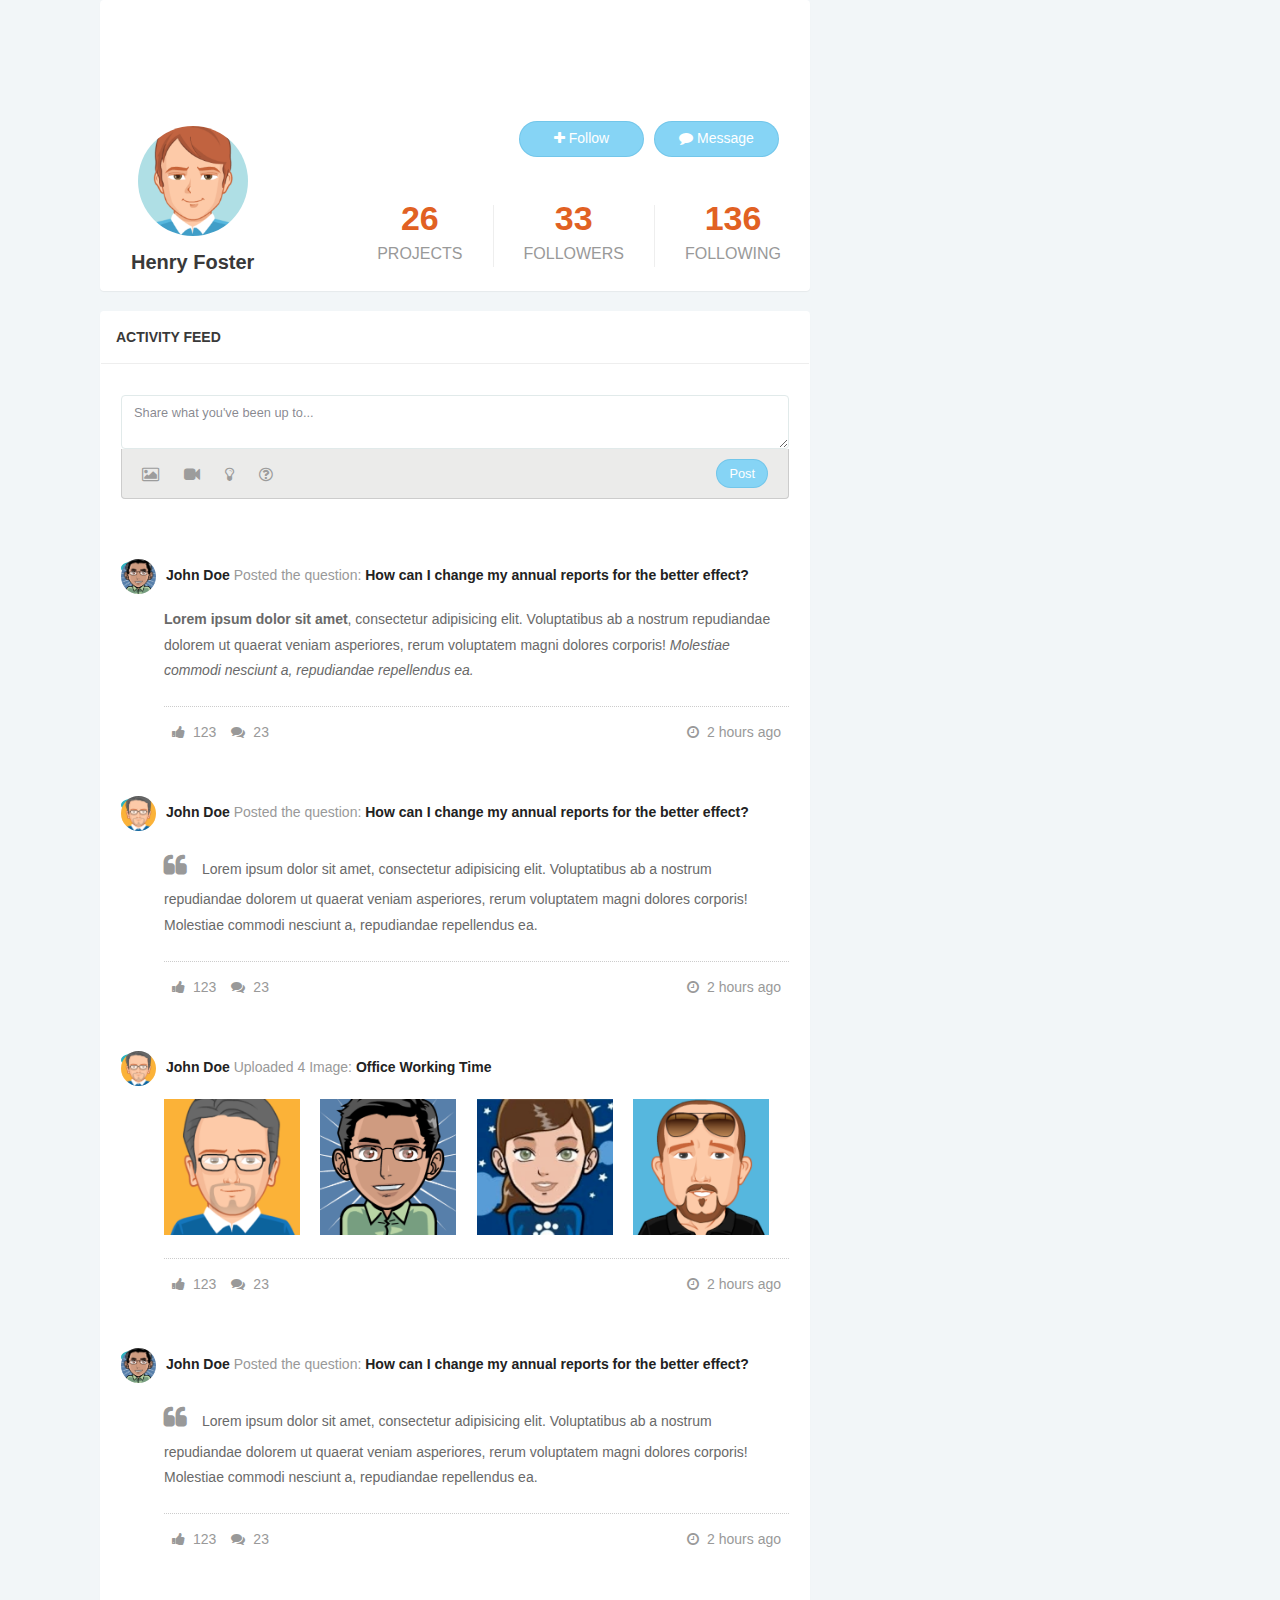
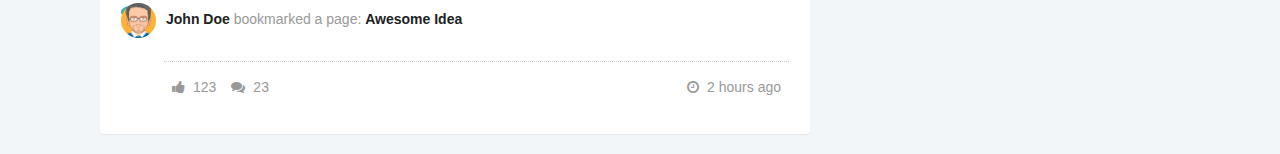
<file: index.html>
<html>
<head>
    <title>Social Template</title>
    <meta charset="utf-8">
    <meta name="viewport" content="width=device-width, initial-scale=1, shrink-to-fit=no">
    <meta http-equiv="Content-Type" content="text/html; charset=UTF-8">
    <meta content="width=device-width, initial-scale=1.0, maximum-scale=1.0, user-scalable=0" name="viewport">
    <link href="style.css" rel="stylesheet" type="text/css">
    <link href="cache.css" rel="stylesheet" type="text/css">
    <link href="https://maxcdn.bootstrapcdn.com/font-awesome/4.7.0/css/font-awesome.min.css" rel="stylesheet">
    <script id="_carbonads_projs" type="text/javascript" src="https://srv.carbonads.net/ads/CKYILKJI.json?segment=placement:bootdeycom&amp;callback=_carbonads_go">
    </script>
</head>
<body>
<div class="container">
    <div class="col-lg-8">
        <div class="panel profile-cover">
            <div class="profile-cover__img">
                <img src="images/avatar6.png" alt="" />
                <h3 class="h3">Henry Foster</h3>
            </div>
            <div class="profile-cover__action bg--img" data-overlay="0.3">
                <button class="btn btn-rounded btn-info">
                    <i class="fa fa-plus"></i>
                    <span>Follow</span>
                </button>
                <button class="btn btn-rounded btn-info">
                    <i class="fa fa-comment"></i>
                    <span>Message</span>
                </button>
            </div>
            <div class="profile-cover__info">
                <ul class="nav">
                    <li><strong>26</strong>Projects</li>
                    <li><strong>33</strong>Followers</li>
                    <li><strong>136</strong>Following</li>
                </ul>
            </div>
        </div>
        <div class="panel">
            <div class="panel-heading">
                <h3 class="panel-title">Activity Feed</h3>
            </div>
            <div class="panel-content panel-activity">
                <form action="#" class="panel-activity__status">
                    <textarea name="user_activity" placeholder="Share what you've been up to..." class="form-control"></textarea>
                    <div class="actions">
                        <div class="btn-group">
                            <button type="button" class="btn-link" title="" data-toggle="tooltip" data-original-title="Post an Image">
                                <i class="fa fa-image"></i>
                            </button>
                            <button type="button" class="btn-link" title="" data-toggle="tooltip" data-original-title="Post an Video">
                                <i class="fa fa-video-camera"></i>
                            </button>
                            <button type="button" class="btn-link" title="" data-toggle="tooltip" data-original-title="Post an Idea">
                                <i class="fa fa-lightbulb-o"></i>
                            </button>
                            <button type="button" class="btn-link" title="" data-toggle="tooltip" data-original-title="Post an Question">
                                <i class="fa fa-question-circle-o"></i>
                            </button>
                        </div>
                        <button type="submit" class="btn btn-sm btn-rounded btn-info">
                            Post
                        </button>
                    </div>
                </form>
                <ul class="panel-activity__list">
                    <li>
                        <i class="activity__list__icon fa fa-question-circle-o"></i>
                        <div class="activity__list__header">
                            <img src="images/avatar2.png" alt="" />
                            <a href="#">John Doe</a> Posted the question: <a href="#">How can I change my annual reports for the better effect?</a>
                        </div>
                        <div class="activity__list__body entry-content">
                            <p>
                                <strong>Lorem ipsum dolor sit amet</strong>, consectetur adipisicing elit. Voluptatibus ab a nostrum repudiandae dolorem ut quaerat veniam asperiores, rerum voluptatem magni dolores corporis!
                                <em>Molestiae commodi nesciunt a, repudiandae repellendus ea.</em>
                            </p>
                        </div>
                        <div class="activity__list__footer">
                            <a href="#"> <i class="fa fa-thumbs-up"></i>123</a>
                            <a href="#"> <i class="fa fa-comments"></i>23</a>
                            <span> <i class="fa fa-clock"></i>2 hours ago</span>
                        </div>
                    </li>
                    <li>
                        <i class="activity__list__icon fa fa-question-circle-o"></i>
                        <div class="activity__list__header">
                            <img src="images/avatar1.png" alt="" />
                            <a href="#">John Doe</a> Posted the question: <a href="#">How can I change my annual reports for the better effect?</a>
                        </div>
                        <div class="activity__list__body entry-content">
                            <blockquote>
                                <p>
                                    Lorem ipsum dolor sit amet, consectetur adipisicing elit. Voluptatibus ab a nostrum repudiandae dolorem ut quaerat veniam asperiores, rerum voluptatem magni dolores corporis! Molestiae commodi nesciunt a,
                                    repudiandae repellendus ea.
                                </p>
                            </blockquote>
                        </div>
                        <div class="activity__list__footer">
                            <a href="#"> <i class="fa fa-thumbs-up"></i>123</a>
                            <a href="#"> <i class="fa fa-comments"></i>23</a>
                            <span> <i class="fa fa-clock"></i>2 hours ago</span>
                        </div>
                    </li>
                    <li>
                        <i class="activity__list__icon fa fa-image"></i>
                        <div class="activity__list__header">
                            <img src="images/avatar1.png" alt="" />
                            <a href="#">John Doe</a> Uploaded 4 Image: <a href="#">Office Working Time</a>
                        </div>
                        <div class="activity__list__body entry-content">
                            <ul class="gallery">
                                <li>
                                    <img src="images/avatar1.png" alt="" />
                                </li>
                                <li>
                                    <img src="images/avatar2.png" alt="" />
                                </li>
                                <li>
                                    <img src="images/avatar3.png" alt="" />
                                </li>
                                <li>
                                    <img src="images/avatar4.png" alt="" />
                                </li>
                            </ul>
                        </div>
                        <div class="activity__list__footer">
                            <a href="#"> <i class="fa fa-thumbs-up"></i>123</a>
                            <a href="#"> <i class="fa fa-comments"></i>23</a>
                            <span> <i class="fa fa-clock"></i>2 hours ago</span>
                        </div>
                    </li>
                    <li>
                        <i class="activity__list__icon fa fa-question-circle-o"></i>
                        <div class="activity__list__header">
                            <img src="images/avatar2.png" alt="" />
                            <a href="#">John Doe</a> Posted the question: <a href="#">How can I change my annual reports for the better effect?</a>
                        </div>
                        <div class="activity__list__body entry-content">
                            <blockquote>
                                <p>
                                    Lorem ipsum dolor sit amet, consectetur adipisicing elit. Voluptatibus ab a nostrum repudiandae dolorem ut quaerat veniam asperiores, rerum voluptatem magni dolores corporis! Molestiae commodi nesciunt a,
                                    repudiandae repellendus ea.
                                </p>
                            </blockquote>
                        </div>
                        <div class="activity__list__footer">
                            <a href="#"> <i class="fa fa-thumbs-up"></i>123</a>
                            <a href="#"> <i class="fa fa-comments"></i>23</a>
                            <span> <i class="fa fa-clock"></i>2 hours ago</span>
                        </div>
                    </li>
                    <li>
                        <i class="activity__list__icon fa fa-lightbulb-o"></i>
                        <div class="activity__list__header">
                            <img src="images/avatar1.png" alt="" />
                            <a href="#">John Doe</a> bookmarked a page: <a href="#">Awesome Idea</a>
                        </div>
                        <div class="activity__list__footer">
                            <a href="#"> <i class="fa fa-thumbs-up"></i>123</a>
                            <a href="#"> <i class="fa fa-comments"></i>23</a>
                            <span> <i class="fa fa-clock"></i>2 hours ago</span>
                        </div>
                    </li>
                </ul>
            </div>
        </div>
    </div>
</div>
</body>
</html>
</file>
<file: style.css>
/* Profile_page */
body{
 background:#dcdcdc;
 margin-top:20px;
}
.profile-cover {
    position: relative;
    z-index: 0;
}

.panel {
    margin-bottom: 30px;
    color: #696969;
    background-color: #fff;
    border-radius: 5px;
    box-shadow: 0 1px 5px rgba(0, 0, 0, 0.08);
}

.profile-cover__action {
    display: -ms-flexbox;
    display: -webkit-box;
    display: flex;
    padding: 120px 30px 10px 153px;
    border-radius: 5px 5px 0 0;
    -ms-flex-wrap: wrap;
    flex-wrap: wrap;
    -ms-flex-pack: end;
    -webkit-box-pack: end;
    justify-content: flex-end;
    overflow: hidden;
    background: url(https://bootdey.com/img/Content/bg1.jpg) no-repeat;
    background-size: cover;
}

.profile-cover__action > .btn {
    margin-left: 10px;
    margin-bottom: 10px;
}

.profile-cover__img {
    position: absolute;
    top: 120px;
    left: 30px;
    text-align: center;
    z-index: 1;
}

.profile-cover__img > img {
    max-width: 120px;
    border: 5px solid #fff;
    border-radius: 50%;
}

.profile-cover__img > .h3 {
    color: #393939;
    font-size: 20px;
    line-height: 30px;
}

.profile-cover__img > img + .h3 {
    margin-top: 6px;
}

.profile-cover__info .nav {
    margin-right: 28px;
    padding: 15px 0 10px 170px;
    color: #999;
    font-size: 16px;
    line-height: 26px;
    font-weight: 300;
    text-align: center;
    text-transform: uppercase;
    -ms-flex-pack: end;
    -webkit-box-pack: end;
    justify-content: flex-end;
}

.profile-cover__info .nav li {
    margin-top: 13px;
    margin-bottom: 13px;
}

.profile-cover__info .nav li:not(:first-child) {
    margin-left: 30px;
    padding-left: 30px;
    border-left: 1px solid #eee;
}

.profile-cover__info .nav strong {
    display: block;
    margin-bottom: 10px;
    color: #e16123;
    font-size: 34px;
}

@media (min-width: 481px) {
    .profile-cover__action > .btn {
        min-width: 125px;
    }

    .profile-cover__action > .btn > span {
        display: inline-block;
    }
}

@media (max-width: 600px) {
    .profile-cover__info .nav {
        display: block;
        margin: 90px auto 0;
        padding-left: 30px;
        padding-right: 30px;
    }

    .profile-cover__info .nav li:not(:first-child) {
        margin-top: 8px;
        margin-left: 0;
        padding-top: 18px;
        padding-left: 0;
        border-top: 1px solid #eee;
        border-left-width: 0;
    }
}

.panel {
    margin-bottom: 30px;
    color: #696969;
    background-color: #fff;
    border-radius: 5px;
    box-shadow: 0 1px 5px rgba(0, 0, 0, 0.08);
}

.panel-heading {
    color: #393939;
    padding: 10px 20px;
    border-width: 0;
    border-radius: 0;
}

.panel-heading:after,
.panel-heading:before {
    content: " ";
    display: table;
}

.panel-heading:after {
    clear: both;
}

.panel-title {
    float: left;
    margin-top: 3px;
    margin-bottom: 3px;
    font-size: 14px;
    line-height: 24px;
    font-weight: 700;
    text-transform: uppercase;
}

.panel-title select {
    border-width: 0;
    background-color: transparent;
    text-transform: uppercase;
}

.panel-title select option {
    text-transform: capitalize;
}

.panel-title .select2 {
    display: block;
    min-width: 200px;
}

.panel-title .select2-selection {
    height: auto;
    padding: 0;
    background-color: transparent;
    border-width: 0;
    border-radius: 0;
    overflow: hidden;
    white-space: nowrap;
}

.no-outlines .panel-title .select2-selection {
    outline: 0;
}

.panel-title .select2-selection .select2-selection__rendered {
    float: left;
    margin-right: 8px;
    padding: 0;
    line-height: inherit;
}

.panel-title .select2-selection .select2-selection__arrow {
    float: left;
    display: block;
    position: relative;
    top: auto;
    right: auto;
    width: auto;
    height: auto;
}

.panel-title .select2-selection .select2-selection__arrow:before {
    content: "\f107";
    font-family: "Font Awesome\ 5 Free";
    font-weight: 700;
}

.panel-title .select2-container--open .select2-selection__arrow:before {
    content: "\f106";
}

.panel-heading .dropdown {
    float: right;
}

.panel-heading .dropdown .dropdown-toggle {
    margin: -10px -20px;
    padding: 10px 20px;
    color: #999;
    border-width: 0;
    font-size: 14px;
    line-height: 30px;
    cursor: pointer;
}

.panel-heading .dropdown .dropdown-toggle:after,
.toolbar__nav > li > a > span {
    display: none;
}

.panel-heading .dropdown-menu {
    top: 30px !important;
    left: auto !important;
    right: -20px;
    margin: 0;
    padding: 10px 0;
    border-width: 0;
    border-radius: 4px 0 0 4px;
    box-shadow: 0 1px 5px rgba(0, 0, 0, 0.08);
    -webkit-transform: none !important;
    transform: none !important;
    z-index: 1001;
}

.panel-heading .dropdown-menu a {
    padding: 5px 15px;
    color: #999;
    font-size: 13px;
    line-height: 23px;
}

.panel-heading .dropdown-menu a:hover {
    color: #e16123;
}

.panel-heading .dropdown-menu i {
    min-width: 15px;
    margin-right: 6px;
    font-size: 11px;
    text-align: center;
}

.panel-subtitle {
    margin: 20px 0;
}

.panel-subtitle:first-child {
    margin-top: 0;
}

.panel-subtitle .h5 {
    color: #999;
    font-weight: 600;
}

.panel-subtitle .h5 small {
    color: #777;
}

.panel-body {
    padding: 20px;
}

.panel-content,
.panel-social {
    position: relative;
    border-radius: 0 0 4px 4px;
}

.panel-content {
    border-top: 1px solid #eee;
    padding: 31px 20px 33px;
}

.panel-about table {
    width: 100%;
    word-break: break-word;
}

.panel-about table tr + tr td,
.panel-about table tr + tr th {
    padding-top: 8px;
}

.panel-about table th {
    min-width: 120px;
    color: #2bb3c0;
    font-weight: 400;
    vertical-align: top;
}

.panel-about table th > i {
    min-width: 14px;
    margin-right: 8px;
    text-align: center;
}

.panel-social {
    padding: 0 20px 33px;
    z-index: 0;
}

.panel-heading + .panel-social {
    padding-top: 21px;
    border-top: 1px solid #eee;
}

.panel-social > .nav {
    -ms-flex-pack: center;
    -webkit-box-pack: center;
    justify-content: center;
}

.panel-social > .nav > li:not(:last-child) {
    margin-right: 20px;
}

.panel-social > .nav > li > a {
    color: #ccc;
}

.panel-activity__status > .actions {
    display: -ms-flexbox;
    display: -webkit-box;
    display: flex;
    padding: 10px 20px;
    background-color: #ebebea;
    border-style: solid;
    border-width: 0 1px 1px;
    border-color: #ccc;
    border-bottom-left-radius: 4px;
    border-bottom-right-radius: 4px;
}

.btn-link {
    display: inline-block;
    color: inherit;
    font-weight: inherit;
    cursor: pointer;
    background-color: transparent;
}

button.btn-link {
    border-width: 0;
}

.panel-activity__status > .actions > .btn-group > .btn-link:not(:last-child) {
    margin-right: 25px;
}

.panel-activity__status > .actions > .btn-group > .btn-link {
    padding-left: 0;
    padding-right: 0;
    color: #9c9c9c;
}

.btn-info {
    background-color: #2bb3c0;
    border: none;
}

.btn-group,
.btn-group-vertical {
    position: relative;
    display: -ms-inline-flexbox;
    display: inline-flex;
    vertical-align: middle;
}

.panel-activity__status > .actions > .btn-group {
    -ms-flex: 1;
    -webkit-box-flex: 1;
    flex: 1;
    font-size: 16px;
}

.panel-activity__list {
    margin: 60px 0 0;
    padding: 0;
    list-style: none;
}

.panel-activity__list,
.panel-activity__list > li {
    position: relative;
    z-index: 0;
}

.panel-activity__list:before {
    content: " ";
    display: none;
    position: absolute;
    top: 20px;
    left: 35px;
    bottom: 0;
    border-left: 2px solid #ebebea;
}

.activity__list__icon {
    display: none;
    position: absolute;
    top: 2px;
    left: 0;
    min-width: 30px;
    color: #fff;
    background-color: #2bb3c0;
    border-radius: 50%;
    line-height: 30px;
    text-align: center;
}

.panel-activity__list,
.panel-activity__list > li {
    position: relative;
    z-index: 0;
}

.activity__list__header {
    position: relative;
    min-height: 35px;
    padding-top: 4px;
    padding-left: 45px;
    color: #999;
    z-index: 0;
}

.activity__list__body {
    padding-top: 13px;
    padding-left: 43px;
}

.entry-content .gallery {
    margin: 0;
    list-style: none;
    padding: 0;
}

.entry-content .gallery,
.m-error {
    display: -ms-flexbox;
    display: flex;
    -ms-flex-wrap: wrap;
    flex-wrap: wrap;
}

.entry-content .gallery > li {
    padding-right: 20px;
    -ms-flex-preferred-size: 0;
    flex-basis: 0;
    -ms-flex-positive: 1;
    flex-grow: 1;
    max-width: 100%;
}

.gallery > li img {
    max-width: 100%;
    height: auto;
}

.entry-content blockquote:last-child,
p:last-child,
table:last-child,
ul:last-child {
    margin-bottom: 0;
}

.entry-content blockquote:last-child,
p:last-child,
table:last-child,
ul:last-child {
    margin-bottom: 0;
}

.entry-content blockquote p:before {
    content: "\f10d";
    color: #999;
    margin-right: 12px;
    font-family: "FontAwesome";
    font-size: 24px;
    font-weight: 900;
}

.activity__list__header img {
    position: absolute;
    top: 0;
    left: 0;
    max-width: 35px;
    border-radius: 50%;
}

.activity__list__header a {
    color: #222;
    font-weight: 600;
}

.activity__list__footer {
    display: -ms-flexbox;
    display: -webkit-box;
    display: flex;
    margin-top: 23px;
    margin-left: 43px;
    padding: 13px 8px 0;
    color: #999;
    border-top: 1px dotted #ccc;
}

.activity__list__footer a {
    color: inherit;
}

.activity__list__footer a + a {
    margin-left: 15px;
}

.activity__list__footer i {
    margin-right: 8px;
}

.activity__list__footer a:hover {
    color: #222;
}

.activity__list__footer span {
    margin-left: auto;
}

.panel-activity__list > li + li {
    margin-top: 51px;
}

.weather--panel {
    padding: 24px 20px 36px;
    border-radius: 5px;
    text-align: center;
}

.weather--title {
    font-size: 18px;
    line-height: 28px;
    font-weight: 600;
}

.weather--title .fa {
    margin-right: 5px;
    font-size: 30px;
    line-height: 40px;
}

.weather--info {
    margin-top: 14px;
    font-size: 46px;
    line-height: 56px;
}

.weather--info .wi {
    margin-right: 10px;
}

.bg-blue {
    background-color: #2bb3c0;
}

.bg-orange {
    background-color: #e16123;
}

.todo--panel .list-group,
.user--list > li,
.user--list > li > a {
    position: relative;
    z-index: 0;
}

.hero-height {
    max-height: 314px;
}

.hero-height .mCSB_scrollTools .mCSB_dragger .mCSB_dragger_bar {
    background: rgb(233, 236, 238);
}

.todo--panel .list-group {
    margin-bottom: 0;
    padding-top: 23px;
    padding-bottom: 25px;
}

.todo--panel .list-group:before {
    content: " ";
    position: absolute;
    top: 0;
    left: 20px;
    right: 20px;
    border-top: 1px solid #eee;
}

.todo--panel .list-group-item {
    margin-top: 27px;
    padding: 0;
    border-width: 0;
}

li.list-group-item:first-child {
    margin-top: 0;
}

.todo--label {
    padding-left: 20px;
    padding-right: 30px;
    color: #696969;
    font-weight: 400;
}

.todo--input {
    display: none;
}

.todo--text {
    display: block;
    position: relative;
    padding-left: 39px;
    -webkit-transition: color 0.25s;
    transition: color 0.25s;
    cursor: pointer;
    z-index: 0;
}

.todo--input:checked + .todo--text {
    color: #999;
    text-decoration: line-through;
}

.todo--text:after,
.todo--text:before {
    position: absolute;
    top: 50%;
    left: 0;
    margin-top: -10px;
    width: 20px;
    height: 20px;
    border-radius: 2px;
}

.todo--text:before {
    border: 1px solid #ccc;
    content: " ";
}

.todo--text:after {
    content: "\f00c";
    color: #fff;
    background-color: #009378;
    font-family: "FontAwesome";
    font-size: 11px;
    line-height: 21px;
    font-weight: 700;
    text-align: center;
    opacity: 0;
    -ms-filter: "progid:DXImageTransform.Microsoft.Alpha(Opacity=0)";
    -webkit-transform: scale(0.3);
    transform: scale(0.3);
    -webkit-transition: opacity 0.25s linear, -webkit-transform 0.25s linear;
    transition: opacity 0.25s linear, transform 0.25s linear;
    transition: opacity 0.25s linear, transform 0.25s linear, -webkit-transform 0.25s linear;
}

.todo--input:checked + .todo--text:after {
    opacity: 1;
    -ms-filter: "progid:DXImageTransform.Microsoft.Alpha(Opacity=100)";
    -webkit-transform: scale(1);
    transform: scale(1);
}

.todo--remove {
    position: absolute;
    top: 50%;
    right: 20px;
    margin-top: -15px;
    color: #999;
    font-size: 18px;
    line-height: 28px;
}

.todo--panel .input-group {
    border-top: 1px solid #eee;
}

.todo--panel .form-control {
    height: auto;
    padding: 13px 20px 14px;
    border-width: 0;
}

.todo--panel .btn-link {
    padding: 12px 16px;
    color: #ccc;
    font-size: 28px;
    border-width: 0;
    text-decoration: none;
}

.feeds-panel {
    margin: 20px 20px 0;
    padding-top: 17px;
    padding-bottom: 23px;
    border-top: 1px solid #ebebea;
}

.feeds-panel li {
    position: relative;
    width: 100%;
    min-height: 20px;
    padding-left: 40px;
    z-index: 0;
}

.feeds-panel li a {
    color: #e16123;
}

.feeds-panel li + li {
    margin-top: 12px;
}

.bg-red {
    background-color: #ff4040;
}

.bg-green {
    background-color: #009378;
}

.comments-panel > ul > li:after,
.comments-panel > ul > li:before,
.feeds-panel li:after,
.feeds-panel li:before {
    content: " ";
    display: table;
}

.comments-panel > ul > li:after,
.feeds-panel li:after {
    clear: both;
}

.feeds-panel .time {
    float: right;
    margin-left: 5px;
    color: #ccc;
    font-style: italic;
}

.feeds-panel .fa {
    position: absolute;
    top: 0;
    left: 0;
    min-width: 30px;
    border-radius: 2px;
    font-size: 12px;
    line-height: 30px;
    text-align: center;
}

.feeds-panel .text {
    color: #696969;
    line-height: 26px;
}
</file>
